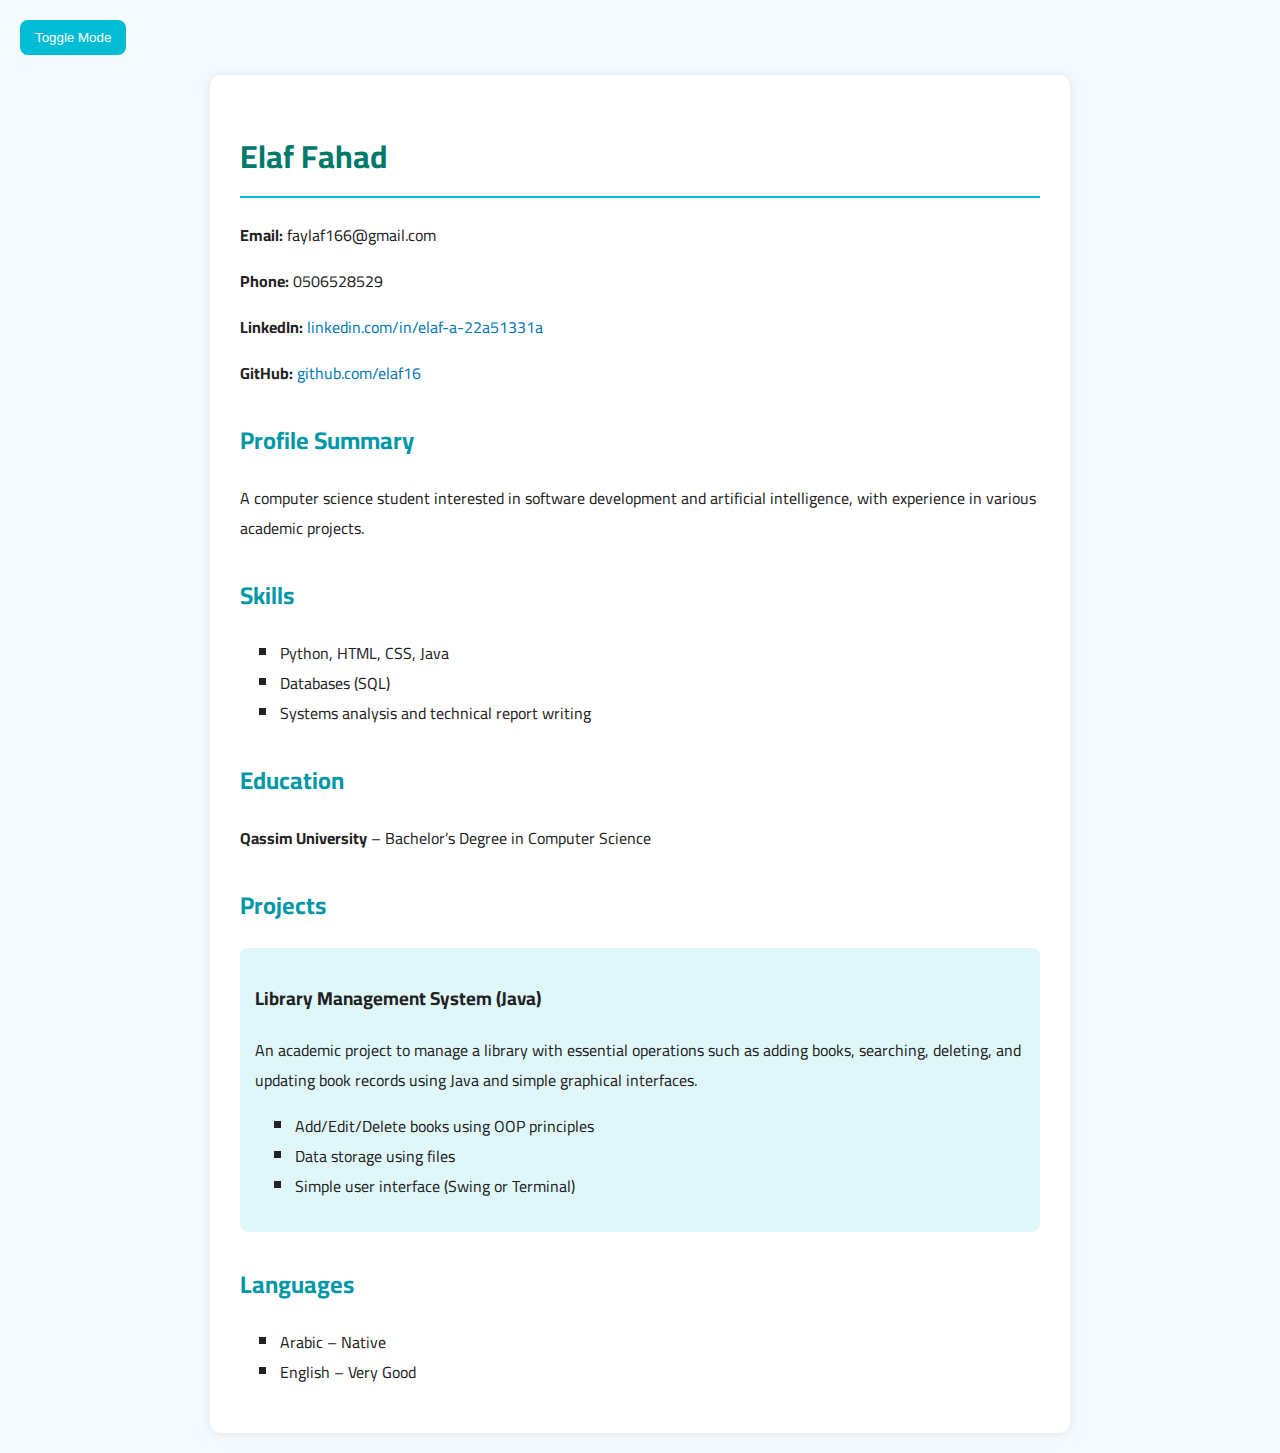
<file: index.html>
<!DOCTYPE html>
<html lang="en">
<head>
  <meta charset="UTF-8" />
  <meta name="viewport" content="width=device-width, initial-scale=1.0" />
  <title>My Resume</title>
  <link rel="stylesheet" href="style.css" />
  <link href="https://fonts.googleapis.com/css2?family=Cairo:wght@400;700&display=swap" rel="stylesheet" />
  <style>
    body {
      direction: ltr; /* تحويل اتجاه الصفحة لليسار */
    }
  </style>
</head>
<body>
  <!-- Toggle button -->
  <button id="toggleMode">Toggle Mode</button>

  <!-- Resume container -->
  <div class="cv-container">
    <!-- Personal Information -->
    <h1>Elaf Fahad</h1>
    <p><strong>Email:</strong> faylaf166@gmail.com</p>
    <p><strong>Phone:</strong> 0506528529</p>
    <p>
      <strong>LinkedIn:</strong>
      <a href="https://www.linkedin.com/in/elaf-a-22a51331a" target="_blank">linkedin.com/in/elaf-a-22a51331a</a>
    </p>
    <p>
      <strong>GitHub:</strong>
      <a href="https://github.com/elaf16" target="_blank">github.com/elaf16</a>
    </p>

    <!-- Summary -->
    <h2>Profile Summary</h2>
    <p>
      A computer science student interested in software development and artificial intelligence, with experience in various academic projects.
    </p>

    <!-- Skills -->
    <h2>Skills</h2>
    <ul>
      <li>Python, HTML, CSS, Java</li>
      <li>Databases (SQL)</li>
      <li>Systems analysis and technical report writing</li>
    </ul>

    <!-- Education -->
    <h2>Education</h2>
    <p><strong>Qassim University</strong> – Bachelor’s Degree in Computer Science</p>

    <!-- Projects -->
    <h2>Projects</h2>
    <div class="project">
      <h3>Library Management System (Java)</h3>
      <p>
        An academic project to manage a library with essential operations such as adding books, searching, deleting, and updating book records using Java and simple graphical interfaces.
      </p>
      <ul>
        <li>Add/Edit/Delete books using OOP principles</li>
        <li>Data storage using files</li>
        <li>Simple user interface (Swing or Terminal)</li>
      </ul>
    </div>

    <!-- Languages -->
    <h2>Languages</h2>
    <ul>
      <li>Arabic – Native</li>
      <li>English – Very Good</li>
    </ul>
  </div>

  <!-- Script for mode switching -->
  <script>
    const toggleBtn = document.getElementById("toggleMode");
    toggleBtn.addEventListener("click", () => {
      document.body.classList.toggle("dark-mode");
    });
  </script>
</body>
</html>
</file>
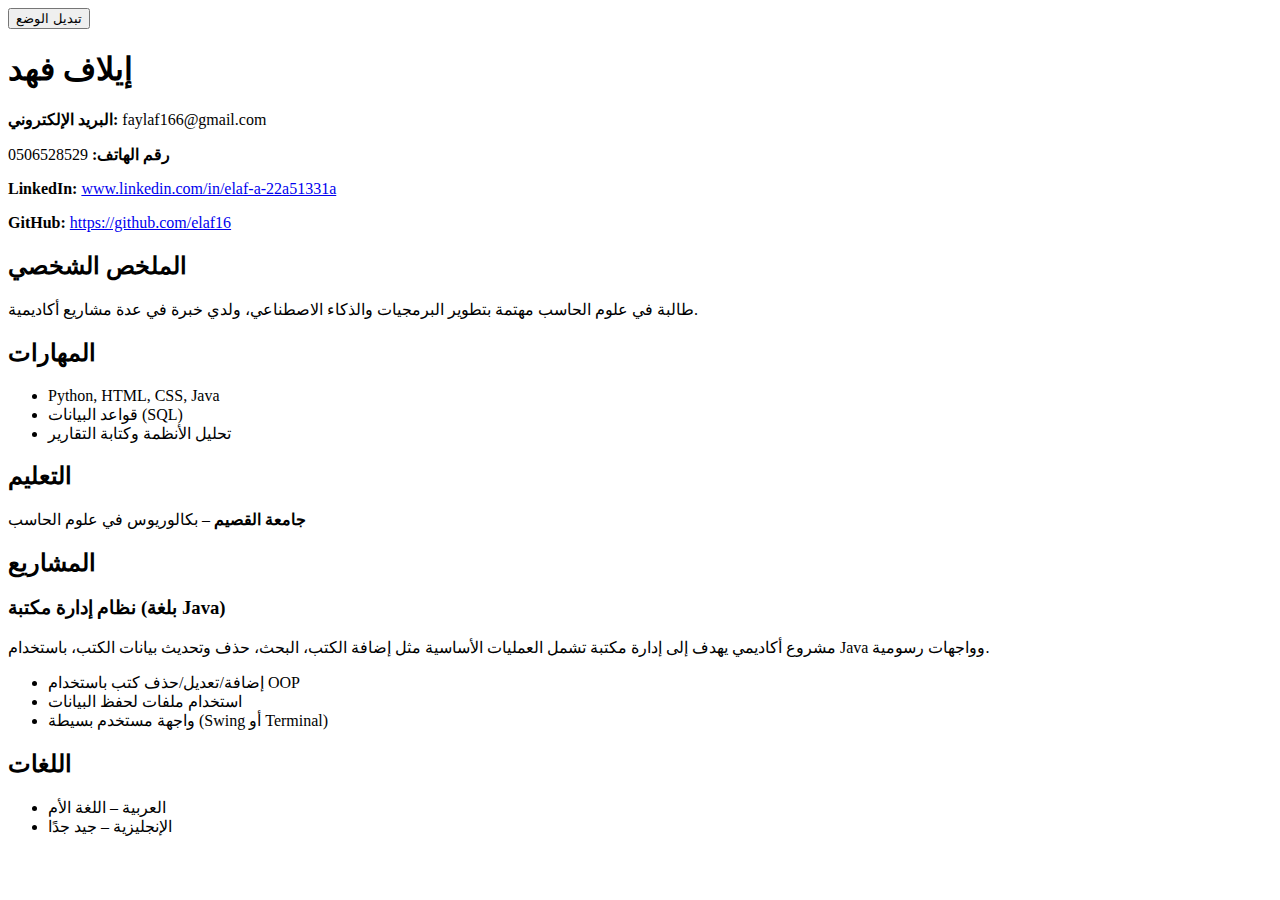
<file: myCV/index.html>
<!DOCTYPE html>
<html lang="ar">
<head>
  <meta charset="UTF-8" />
  <meta name="viewport" content="width=device-width, initial-scale=1.0" />
  <title>سيرتي الذاتية</title>
  <link rel="stylesheet" href="style.css" />
  <link
    href="https://fonts.googleapis.com/css2?family=Cairo:wght@400;700&display=swap"
    rel="stylesheet"
  />
</head>
<body>
  <!-- زر التبديل بين الوضع الفاتح والداكن -->
  <button id="toggleMode">تبديل الوضع</button>

  <!-- حاوية السيرة الذاتية -->
  <div class="cv-container">
    <!-- المعلومات الشخصية -->
    <h1>إيلاف فهد</h1>
    <p><strong>البريد الإلكتروني:</strong> faylaf166@gmail.com</p>
    <p><strong>رقم الهاتف:</strong> 0506528529</p>
    <p>
      <strong>LinkedIn:</strong>
      <a href="#">www.linkedin.com/in/elaf-a-22a51331a</a>
    </p>
    <p>
      <strong>GitHub:</strong>
      <a href="#">https://github.com/elaf16</a>
    </p>

    <!-- الملخص الشخصي -->
    <h2>الملخص الشخصي</h2>
    <p>
      طالبة في علوم الحاسب مهتمة بتطوير البرمجيات والذكاء الاصطناعي، ولدي
      خبرة في عدة مشاريع أكاديمية.
    </p>

    <!-- المهارات -->
    <h2>المهارات</h2>
    <ul>
      <li>Python, HTML, CSS, Java</li>
      <li>قواعد البيانات (SQL)</li>
      <li>تحليل الأنظمة وكتابة التقارير</li>
    </ul>

    <!-- التعليم -->
    <h2>التعليم</h2>
    <p><strong>جامعة القصيم</strong> – بكالوريوس في علوم الحاسب</p>

    <!-- المشاريع -->
    <h2>المشاريع</h2>
    <div class="project">
      <h3>نظام إدارة مكتبة (بلغة Java)</h3>
      <p>
        مشروع أكاديمي يهدف إلى إدارة مكتبة تشمل العمليات الأساسية مثل إضافة
        الكتب، البحث، حذف وتحديث بيانات الكتب، باستخدام Java وواجهات رسومية.
      </p>
      <ul>
        <li>إضافة/تعديل/حذف كتب باستخدام OOP</li>
        <li>استخدام ملفات لحفظ البيانات</li>
        <li>واجهة مستخدم بسيطة (Swing أو Terminal)</li>
      </ul>
    </div>

    <!-- اللغات -->
    <h2>اللغات</h2>
    <ul>
      <li>العربية – اللغة الأم</li>
      <li>الإنجليزية – جيد جدًا</li>
    </ul>
  </div>

  <!-- سكربت بسيط لتبديل الوضع -->
  <script>
    const toggleBtn = document.getElementById("toggleMode");
    toggleBtn.addEventListener("click", () => {
      document.body.classList.toggle("dark-mode");
    });
  </script>
</body>
</html>
</file>
<file: style.css>
/* إعداد الخط العام */
body {
    font-family: "Cairo", sans-serif;
    margin: 0;
    padding: 20px;
    background-color: #f5faff;
    color: #222;
    direction: rtl;
  }
  
  /* حاوية السيرة الذاتية */
  .cv-container {
    max-width: 800px;
    margin: auto;
    background-color: #ffffff;
    border-radius: 10px;
    padding: 30px;
    box-shadow: 0 0 10px rgba(0, 0, 0, 0.1);
  }
  
  /* العناوين */
  h1 {
    color: #00796b;
    border-bottom: 2px solid #00bcd4;
    padding-bottom: 10px;
  }
  
  h2 {
    color: #0097a7;
    margin-top: 30px;
  }
  
  /* القوائم */
  ul {
    list-style-type: square;
    padding-right: 20px;
  }
  
  /* الروابط */
  a {
    color: #0077b6;
    text-decoration: none;
  }
  a:hover {
    text-decoration: underline;
  }
  
  /* زر التبديل بين الوضعين */
  #toggleMode {
    background-color: #00bcd4;
    color: white;
    border: none;
    padding: 10px 15px;
    border-radius: 8px;
    cursor: pointer;
    margin-bottom: 20px;
  }
  
  /* الوضع الداكن */
  body.dark-mode {
    background-color: #121212;
    color: #f1f1f1;
  }
  
  body.dark-mode .cv-container {
    background-color: #1e1e1e;
  }
  
  body.dark-mode a {
    color: #80d8ff;
  }
  
  body.dark-mode #toggleMode {
    background-color: #333;
    color: #fff;
  }
  
  /* المشاريع */
  .project {
    margin-top: 20px;
    padding: 15px;
    background-color: #e0f7fa;
    border-radius: 8px;
  }
  
  body.dark-mode .project {
    background-color: #263238;
  }
  
  /* متوافق مع الجوال */
  @media (max-width: 600px) {
    .cv-container {
      padding: 15px;
    }
  
    h1 {
      font-size: 24px;
    }
  
    h2 {
      font-size: 18px;
    }
  
    #toggleMode {
      width: 100%;
    }
  }
</file>
<file: myCV/style.css>

</file>
